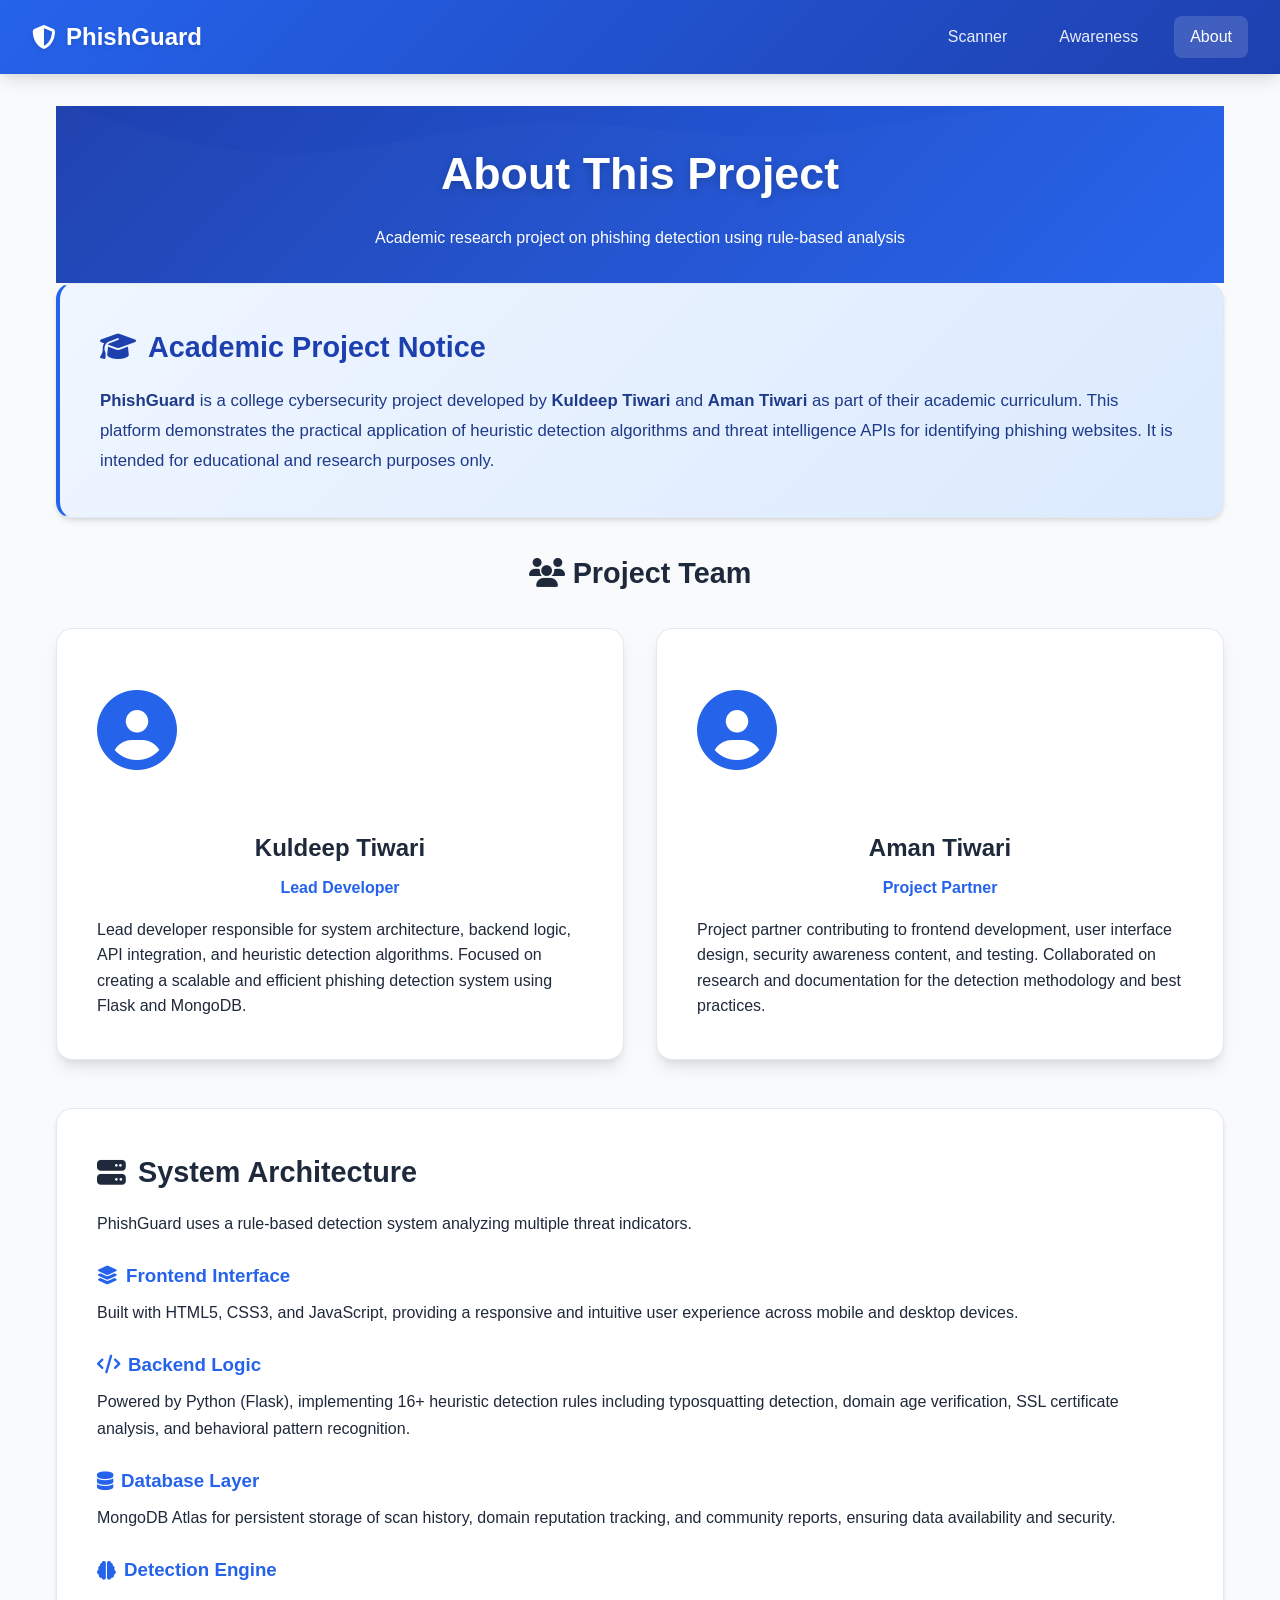
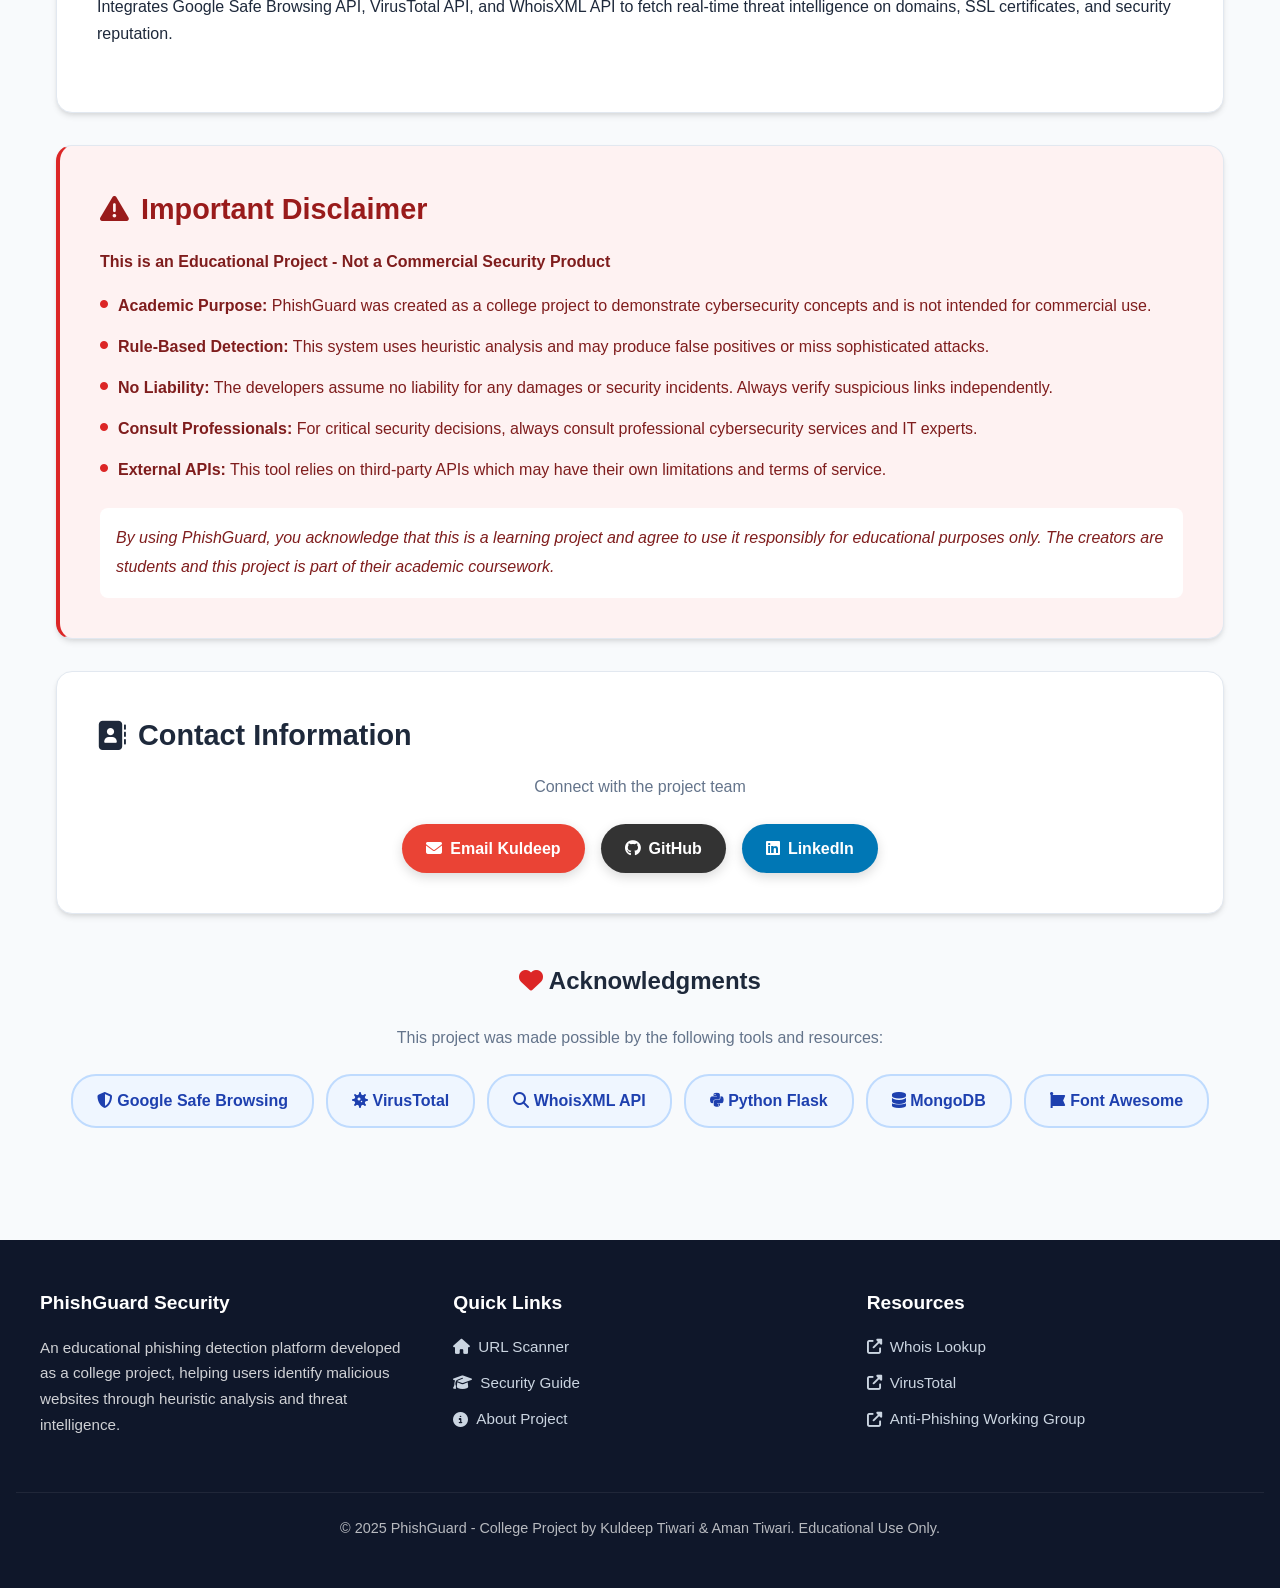
<file: about.html>
<!DOCTYPE html>
<html lang="en">
<head>
    <meta charset="UTF-8">
    <meta name="viewport" content="width=device-width, initial-scale=1.0">
    <title>PhishGuard - About Project</title>
    <link rel="stylesheet" href="/style.css">
    <link rel="stylesheet" href="https://cdnjs.cloudflare.com/ajax/libs/font-awesome/6.4.0/css/all.min.css">
    <link rel="icon" type="image/png" href="/static/logo.png">
</head>
<body>

    <nav class="navbar">
        <div class="logo">
            <i class="fas fa-shield-alt"></i> PhishGuard
        </div>
        <ul class="nav-links">
            <li><a href="/">Scanner</a></li>
            <li><a href="/awareness">Awareness</a></li>
            <li><a href="/about" class="active">About</a></li>
        </ul>
    </nav>

    <div class="container">
        <header class="hero-section small-hero">
            <h1>About This Project</h1>
            <p>Academic research project on phishing detection using rule-based analysis</p>
        </header>

        <section class="content-card" style="background: linear-gradient(135deg, #eff6ff 0%, #dbeafe 100%); border-left: 4px solid #2563eb; margin-bottom: 2rem;">
            <h2 style="color: #1e40af;"><i class="fas fa-graduation-cap"></i> Academic Project Notice</h2>
            <p style="color: #1e3a8a; line-height: 1.8; margin-top: 1rem; font-size: 1.05rem;">
                <strong>PhishGuard</strong> is a college cybersecurity project developed by <strong>Kuldeep Tiwari</strong> 
                and <strong>Aman Tiwari</strong> as part of their academic curriculum. This platform demonstrates the 
                practical application of heuristic detection algorithms and threat intelligence APIs for identifying 
                phishing websites. It is intended for educational and research purposes only.
            </p>
        </section>

        <h3 style="text-align: center; font-size: 1.8rem; color: #1e293b; margin-bottom: 2rem; font-weight: 700;">
            <i class="fas fa-users"></i> Project Team
        </h3>

        <div style="display: grid; grid-template-columns: repeat(auto-fit, minmax(300px, 1fr)); gap: 2rem; margin-bottom: 3rem;">
            <section class="profile-card">
                <div class="profile-header" style="text-align: center;">
                    <div class="profile-icon"><i class="fas fa-user-circle"></i></div>
                    <div class="profile-info">
                        <h2>Kuldeep Tiwari</h2>
                        <p class="role" style="color: #2563eb; font-weight: 600; margin: 0.5rem 0;">Lead Developer</p>
                        <p class="bio" style="text-align: left; margin-top: 1rem;">
                            Lead developer responsible for system architecture, backend logic, API integration, 
                            and heuristic detection algorithms. Focused on creating a scalable and efficient 
                            phishing detection system using Flask and MongoDB.
                        </p>
                    </div>
                </div>
            </section>

            <section class="profile-card">
                <div class="profile-header" style="text-align: center;">
                    <div class="profile-icon"><i class="fas fa-user-circle"></i></div>
                    <div class="profile-info">
                        <h2>Aman Tiwari</h2>
                        <p class="role" style="color: #2563eb; font-weight: 600; margin: 0.5rem 0;">Project Partner</p>
                        <p class="bio" style="text-align: left; margin-top: 1rem;">
                            Project partner contributing to frontend development, user interface design, 
                            security awareness content, and testing. Collaborated on research and documentation 
                            for the detection methodology and best practices.
                        </p>
                    </div>
                </div>
            </section>
        </div>

        <section class="project-info" style="margin-top: 2rem;">
            <h2><i class="fas fa-server"></i> System Architecture</h2>
            <p>PhishGuard uses a rule-based detection system analyzing multiple threat indicators.</p>
            
            <div style="margin-top: 1.5rem;">
                <h3 style="color:#2563eb; margin-bottom:0.5rem; display: flex; align-items: center; gap: 8px;">
                    <i class="fas fa-layer-group"></i> Frontend Interface
                </h3>
                <p style="margin-bottom:1.5rem; line-height: 1.7;">Built with HTML5, CSS3, and JavaScript, providing a responsive and intuitive user experience across mobile and desktop devices.</p>
                
                <h3 style="color:#2563eb; margin-bottom:0.5rem; display: flex; align-items: center; gap: 8px;">
                    <i class="fas fa-code"></i> Backend Logic
                </h3>
                <p style="margin-bottom:1.5rem; line-height: 1.7;">Powered by Python (Flask), implementing 16+ heuristic detection rules including typosquatting detection, domain age verification, SSL certificate analysis, and behavioral pattern recognition.</p>
                
                <h3 style="color:#2563eb; margin-bottom:0.5rem; display: flex; align-items: center; gap: 8px;">
                    <i class="fas fa-database"></i> Database Layer
                </h3>
                <p style="margin-bottom:1.5rem; line-height: 1.7;">MongoDB Atlas for persistent storage of scan history, domain reputation tracking, and community reports, ensuring data availability and security.</p>
                
                <h3 style="color:#2563eb; margin-bottom:0.5rem; display: flex; align-items: center; gap: 8px;">
                    <i class="fas fa-brain"></i> Detection Engine
                </h3>
                <p style="margin-bottom:1.5rem; line-height: 1.7;">Integrates Google Safe Browsing API, VirusTotal API, and WhoisXML API to fetch real-time threat intelligence on domains, SSL certificates, and security reputation.</p>
            </div>
        </section>

        <section class="content-card" style="margin-top: 2rem; background: #fef2f2; border-left: 4px solid #dc2626;">
            <h2 style="color: #991b1b;"><i class="fas fa-exclamation-triangle"></i> Important Disclaimer</h2>
            <div style="color: #7f1d1d; line-height: 1.8; margin-top: 1rem;">
                <p style="margin-bottom: 1rem; font-weight: 600;">This is an Educational Project - Not a Commercial Security Product</p>
                
                <ul style="list-style: none; padding-left: 0;">
                    <li style="margin-bottom: 0.75rem; display: flex; gap: 10px;">
                        <i class="fas fa-circle" style="font-size: 0.5rem; margin-top: 8px; color: #dc2626;"></i>
                        <span><strong>Academic Purpose:</strong> PhishGuard was created as a college project to demonstrate cybersecurity concepts and is not intended for commercial use.</span>
                    </li>
                    <li style="margin-bottom: 0.75rem; display: flex; gap: 10px;">
                        <i class="fas fa-circle" style="font-size: 0.5rem; margin-top: 8px; color: #dc2626;"></i>
                        <span><strong>Rule-Based Detection:</strong> This system uses heuristic analysis and may produce false positives or miss sophisticated attacks.</span>
                    </li>
                    <li style="margin-bottom: 0.75rem; display: flex; gap: 10px;">
                        <i class="fas fa-circle" style="font-size: 0.5rem; margin-top: 8px; color: #dc2626;"></i>
                        <span><strong>No Liability:</strong> The developers assume no liability for any damages or security incidents. Always verify suspicious links independently.</span>
                    </li>
                    <li style="margin-bottom: 0.75rem; display: flex; gap: 10px;">
                        <i class="fas fa-circle" style="font-size: 0.5rem; margin-top: 8px; color: #dc2626;"></i>
                        <span><strong>Consult Professionals:</strong> For critical security decisions, always consult professional cybersecurity services and IT experts.</span>
                    </li>
                    <li style="margin-bottom: 0.75rem; display: flex; gap: 10px;">
                        <i class="fas fa-circle" style="font-size: 0.5rem; margin-top: 8px; color: #dc2626;"></i>
                        <span><strong>External APIs:</strong> This tool relies on third-party APIs which may have their own limitations and terms of service.</span>
                    </li>
                </ul>

                <p style="margin-top: 1.5rem; padding: 1rem; background: white; border-radius: 8px; font-style: italic;">
                    By using PhishGuard, you acknowledge that this is a learning project and agree to use it responsibly 
                    for educational purposes only. The creators are students and this project is part of their academic coursework.
                </p>
            </div>
        </section>

        <section class="content-card contact-section" style="margin-top: 2rem; text-align: center;">
            <h2><i class="fas fa-address-book"></i> Contact Information</h2>
            <p style="color: #64748b; margin: 1rem 0;">Connect with the project team</p>
            <div class="contact-links" style="margin-top: 1.5rem;">
                <a href="mailto:kuldeeptiwari9592@gmail.com" class="contact-btn email">
                    <i class="fas fa-envelope"></i> Email Kuldeep
                </a>
                <a href="https://github.com/kuldeeptiwari" target="_blank" class="contact-btn github">
                    <i class="fab fa-github"></i> GitHub
                </a>
                <a href="https://linkedin.com/in/kuldeeptiwari" target="_blank" class="contact-btn linkedin">
                    <i class="fab fa-linkedin"></i> LinkedIn
                </a>
            </div>
        </section>

        <section class="acknowledgments" style="margin-top: 3rem; text-align: center;">
            <h3 style="font-size: 1.5rem; margin-bottom: 1.5rem; color: #1e293b;">
                <i class="fas fa-heart" style="color: #dc2626;"></i> Acknowledgments
            </h3>
            <p style="color: #64748b; margin-bottom: 1.5rem;">This project was made possible by the following tools and resources:</p>
            <ul class="credits-list" style="list-style:none; margin-top:1rem; display:flex; flex-wrap:wrap; justify-content:center; gap:12px;">
                <li style="background:#eff6ff; padding:0.75rem 1.5rem; border-radius:25px; color: #1e40af; font-weight: 600; border: 2px solid #bfdbfe;">
                    <i class="fas fa-shield-alt"></i> Google Safe Browsing
                </li>
                <li style="background:#eff6ff; padding:0.75rem 1.5rem; border-radius:25px; color: #1e40af; font-weight: 600; border: 2px solid #bfdbfe;">
                    <i class="fas fa-virus"></i> VirusTotal
                </li>
                <li style="background:#eff6ff; padding:0.75rem 1.5rem; border-radius:25px; color: #1e40af; font-weight: 600; border: 2px solid #bfdbfe;">
                    <i class="fas fa-search"></i> WhoisXML API
                </li>
                <li style="background:#eff6ff; padding:0.75rem 1.5rem; border-radius:25px; color: #1e40af; font-weight: 600; border: 2px solid #bfdbfe;">
                    <i class="fab fa-python"></i> Python Flask
                </li>
                <li style="background:#eff6ff; padding:0.75rem 1.5rem; border-radius:25px; color: #1e40af; font-weight: 600; border: 2px solid #bfdbfe;">
                    <i class="fas fa-database"></i> MongoDB
                </li>
                <li style="background:#eff6ff; padding:0.75rem 1.5rem; border-radius:25px; color: #1e40af; font-weight: 600; border: 2px solid #bfdbfe;">
                    <i class="fab fa-font-awesome"></i> Font Awesome
                </li>
            </ul>
        </section>
    </div>

    <footer class="main-footer">
        <div class="footer-content">
            <div class="footer-col">
                <h3>PhishGuard Security</h3>
                <p>An educational phishing detection platform developed as a college project, helping users identify malicious websites through heuristic analysis and threat intelligence.</p>
            </div>
            <div class="footer-col">
                <h3>Quick Links</h3>
                <ul class="footer-links">
                    <li><a href="/"><i class="fas fa-home"></i> URL Scanner</a></li>
                    <li><a href="/awareness"><i class="fas fa-graduation-cap"></i> Security Guide</a></li>
                    <li><a href="/about"><i class="fas fa-info-circle"></i> About Project</a></li>
                </ul>
            </div>
            <div class="footer-col">
                <h3>Resources</h3>
                <ul class="footer-links">
                    <li><a href="https://whois.whoisxmlapi.com/" target="_blank"><i class="fas fa-external-link-alt"></i> Whois Lookup</a></li>
                    <li><a href="https://www.virustotal.com/" target="_blank"><i class="fas fa-external-link-alt"></i> VirusTotal</a></li>
                    <li><a href="https://apwg.org/" target="_blank"><i class="fas fa-external-link-alt"></i> Anti-Phishing Working Group</a></li>
                </ul>
            </div>
        </div>
        <div class="footer-bottom">
            <p>&copy; 2025 PhishGuard - College Project by Kuldeep Tiwari & Aman Tiwari. Educational Use Only.</p>
        </div>
    </footer>
</body>
</html>
</file>
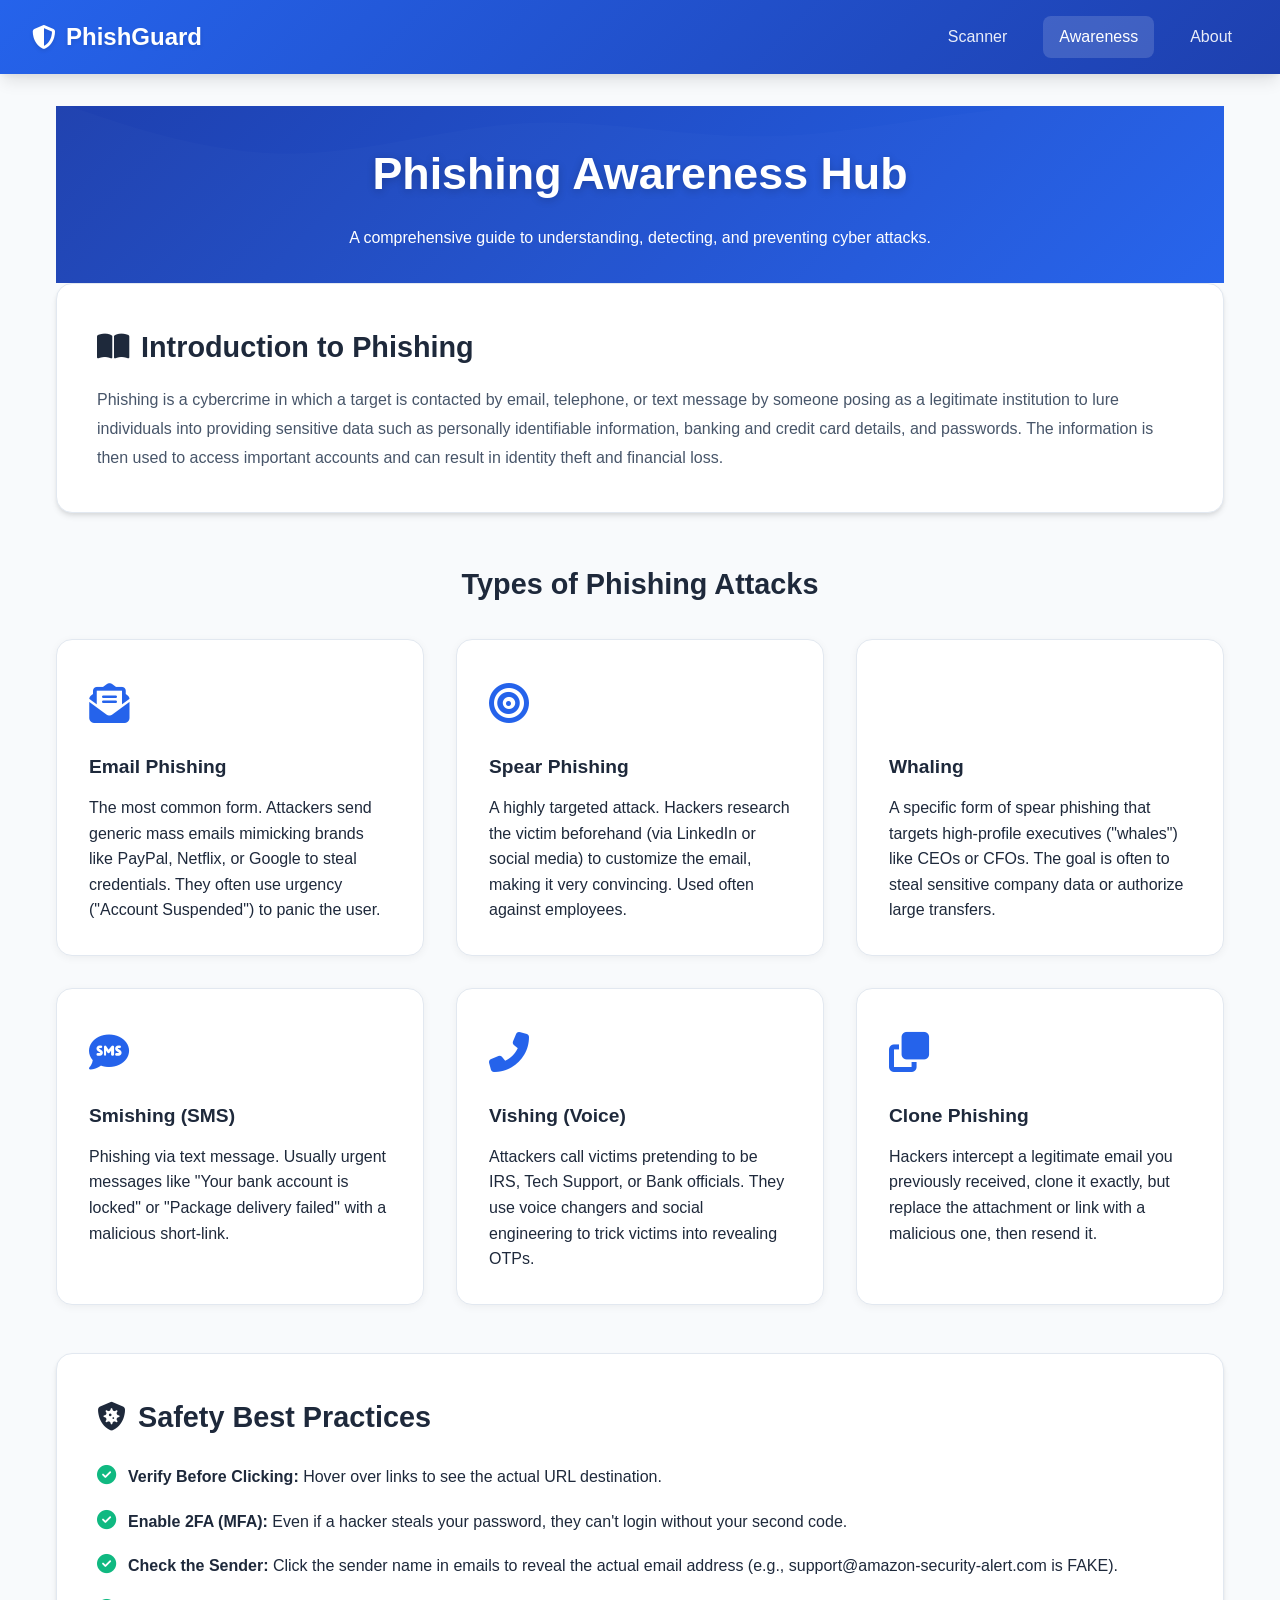
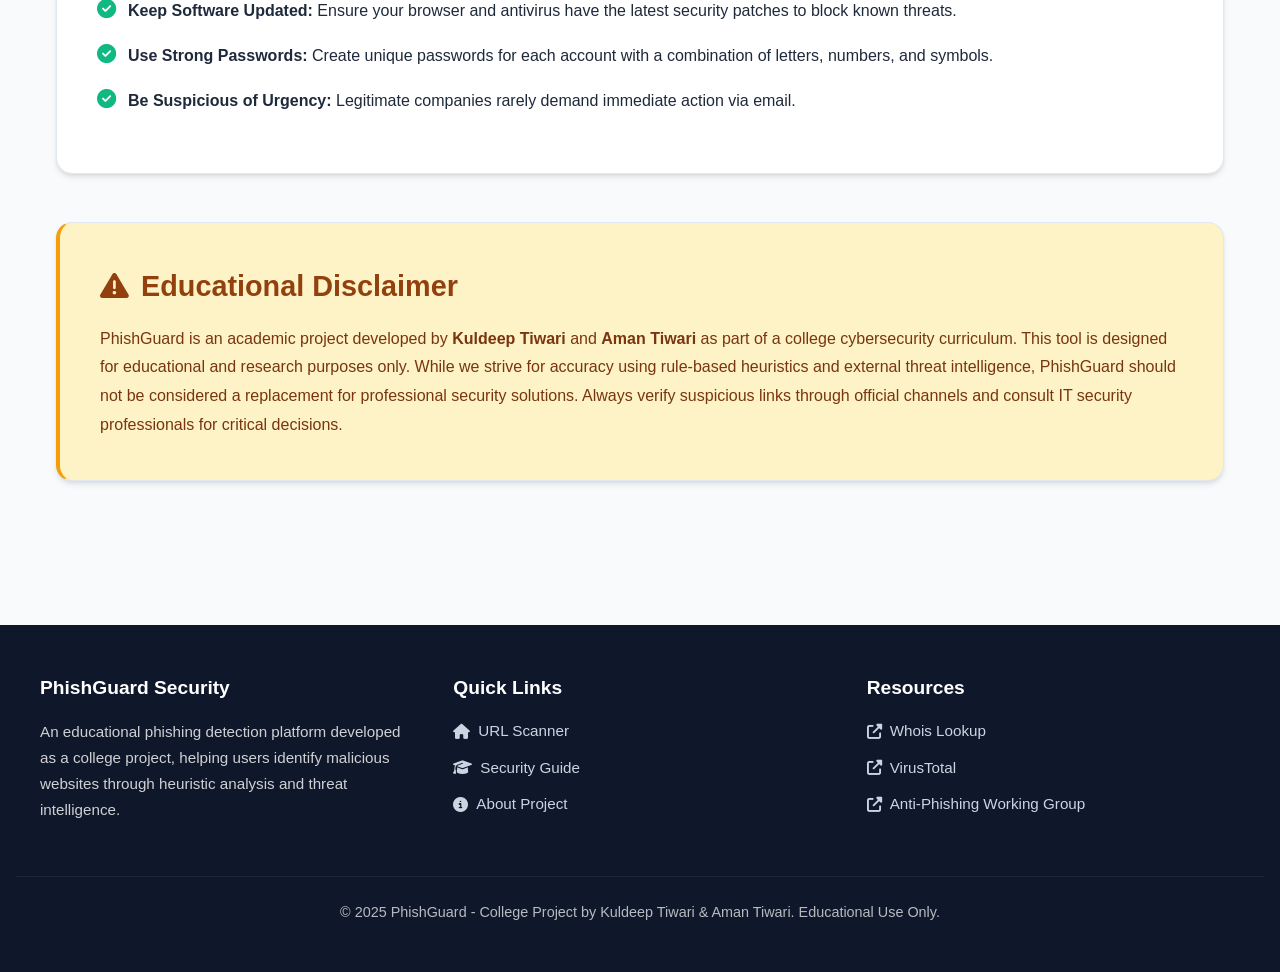
<file: awareness.html>
<!DOCTYPE html>
<html lang="en">
<head>
    <meta charset="UTF-8">
    <meta name="viewport" content="width=device-width, initial-scale=1.0">
    <title>PhishGuard - Security Awareness</title>
    <link rel="stylesheet" href="/style.css">
    <link rel="stylesheet" href="https://cdnjs.cloudflare.com/ajax/libs/font-awesome/6.4.0/css/all.min.css">
    <link rel="icon" type="image/png" href="/static/logo.png">
</head>
<body>

    <nav class="navbar">
        <div class="logo">
            <i class="fas fa-shield-alt"></i> PhishGuard
        </div>
        <ul class="nav-links">
            <li><a href="/">Scanner</a></li>
            <li><a href="/awareness" class="active">Awareness</a></li>
            <li><a href="/about">About</a></li>
        </ul>
    </nav>

    <div class="container">
        <header class="hero-section small-hero">
            <h1>Phishing Awareness Hub</h1>
            <p>A comprehensive guide to understanding, detecting, and preventing cyber attacks.</p>
        </header>

        <section class="content-card" style="margin-bottom: 3rem;">
            <h2><i class="fas fa-book-open"></i> Introduction to Phishing</h2>
            <p class="intro-text" style="margin-top: 1rem; line-height: 1.8; color: #475569;">
                Phishing is a cybercrime in which a target is contacted by email, telephone, or text message by someone posing as a legitimate institution to lure individuals into providing sensitive data such as personally identifiable information, banking and credit card details, and passwords.
                The information is then used to access important accounts and can result in identity theft and financial loss.
            </p>
        </section>

        <h3 class="section-title" style="text-align:center; margin-bottom:2rem; font-size:1.8rem; color:#1e293b; font-weight: 700;">Types of Phishing Attacks</h3>
        <div class="info-grid">
            <div class="info-card">
                <div class="icon-box"><i class="fas fa-envelope-open-text"></i></div>
                <h4>Email Phishing</h4>
                <p>The most common form. Attackers send generic mass emails mimicking brands like PayPal, Netflix, or Google to steal credentials. They often use urgency ("Account Suspended") to panic the user.</p>
            </div>

            <div class="info-card">
                <div class="icon-box"><i class="fas fa-bullseye"></i></div>
                <h4>Spear Phishing</h4>
                <p>A highly targeted attack. Hackers research the victim beforehand (via LinkedIn or social media) to customize the email, making it very convincing. Used often against employees.</p>
            </div>

            <div class="info-card">
                <div class="icon-box"><i class="fas fa-whale"></i></div>
                <h4>Whaling</h4>
                <p>A specific form of spear phishing that targets high-profile executives ("whales") like CEOs or CFOs. The goal is often to steal sensitive company data or authorize large transfers.</p>
            </div>

            <div class="info-card">
                <div class="icon-box"><i class="fas fa-sms"></i></div>
                <h4>Smishing (SMS)</h4>
                <p>Phishing via text message. Usually urgent messages like "Your bank account is locked" or "Package delivery failed" with a malicious short-link.</p>
            </div>

            <div class="info-card">
                <div class="icon-box"><i class="fas fa-phone-alt"></i></div>
                <h4>Vishing (Voice)</h4>
                <p>Attackers call victims pretending to be IRS, Tech Support, or Bank officials. They use voice changers and social engineering to trick victims into revealing OTPs.</p>
            </div>

            <div class="info-card">
                <div class="icon-box"><i class="fas fa-clone"></i></div>
                <h4>Clone Phishing</h4>
                <p>Hackers intercept a legitimate email you previously received, clone it exactly, but replace the attachment or link with a malicious one, then resend it.</p>
            </div>
        </div>

        <section class="content-card tips-section" style="margin-top: 3rem;">
            <h2><i class="fas fa-shield-virus"></i> Safety Best Practices</h2>
            <ul class="tips-list" style="list-style:none; margin-top:1.5rem;">
                <li style="margin-bottom:1.2rem; display:flex; gap:12px; align-items: start;"><i class="fas fa-check-circle" style="color:#10b981; font-size: 1.2rem; margin-top: 2px;"></i> <div><strong>Verify Before Clicking:</strong> Hover over links to see the actual URL destination.</div></li>
                <li style="margin-bottom:1.2rem; display:flex; gap:12px; align-items: start;"><i class="fas fa-check-circle" style="color:#10b981; font-size: 1.2rem; margin-top: 2px;"></i> <div><strong>Enable 2FA (MFA):</strong> Even if a hacker steals your password, they can't login without your second code.</div></li>
                <li style="margin-bottom:1.2rem; display:flex; gap:12px; align-items: start;"><i class="fas fa-check-circle" style="color:#10b981; font-size: 1.2rem; margin-top: 2px;"></i> <div><strong>Check the Sender:</strong> Click the sender name in emails to reveal the actual email address (e.g., support@amazon-security-alert.com is FAKE).</div></li>
                <li style="margin-bottom:1.2rem; display:flex; gap:12px; align-items: start;"><i class="fas fa-check-circle" style="color:#10b981; font-size: 1.2rem; margin-top: 2px;"></i> <div><strong>Keep Software Updated:</strong> Ensure your browser and antivirus have the latest security patches to block known threats.</div></li>
                <li style="margin-bottom:1.2rem; display:flex; gap:12px; align-items: start;"><i class="fas fa-check-circle" style="color:#10b981; font-size: 1.2rem; margin-top: 2px;"></i> <div><strong>Use Strong Passwords:</strong> Create unique passwords for each account with a combination of letters, numbers, and symbols.</div></li>
                <li style="margin-bottom:1.2rem; display:flex; gap:12px; align-items: start;"><i class="fas fa-check-circle" style="color:#10b981; font-size: 1.2rem; margin-top: 2px;"></i> <div><strong>Be Suspicious of Urgency:</strong> Legitimate companies rarely demand immediate action via email.</div></li>
            </ul>
        </section>

        <section class="content-card" style="margin-top: 3rem; background: #fef3c7; border-left: 4px solid #f59e0b;">
            <h2 style="color: #92400e;"><i class="fas fa-exclamation-triangle"></i> Educational Disclaimer</h2>
            <p style="color: #78350f; line-height: 1.8; margin-top: 1rem;">
                PhishGuard is an academic project developed by <strong>Kuldeep Tiwari</strong> and <strong>Aman Tiwari</strong> 
                as part of a college cybersecurity curriculum. This tool is designed for educational and research purposes only. 
                While we strive for accuracy using rule-based heuristics and external threat intelligence, PhishGuard should not 
                be considered a replacement for professional security solutions. Always verify suspicious links through official 
                channels and consult IT security professionals for critical decisions.
            </p>
        </section>
    </div>

    <footer class="main-footer">
        <div class="footer-content">
            <div class="footer-col">
                <h3>PhishGuard Security</h3>
                <p>An educational phishing detection platform developed as a college project, helping users identify malicious websites through heuristic analysis and threat intelligence.</p>
            </div>
            <div class="footer-col">
                <h3>Quick Links</h3>
                <ul class="footer-links">
                    <li><a href="/"><i class="fas fa-home"></i> URL Scanner</a></li>
                    <li><a href="/awareness"><i class="fas fa-graduation-cap"></i> Security Guide</a></li>
                    <li><a href="/about"><i class="fas fa-info-circle"></i> About Project</a></li>
                </ul>
            </div>
            <div class="footer-col">
                <h3>Resources</h3>
                <ul class="footer-links">
                    <li><a href="https://whois.whoisxmlapi.com/" target="_blank"><i class="fas fa-external-link-alt"></i> Whois Lookup</a></li>
                    <li><a href="https://www.virustotal.com/" target="_blank"><i class="fas fa-external-link-alt"></i> VirusTotal</a></li>
                    <li><a href="https://apwg.org/" target="_blank"><i class="fas fa-external-link-alt"></i> Anti-Phishing Working Group</a></li>
                </ul>
            </div>
        </div>
        <div class="footer-bottom">
            <p>&copy; 2025 PhishGuard - College Project by Kuldeep Tiwari & Aman Tiwari. Educational Use Only.</p>
        </div>
    </footer>
</body>
</html>
</file>
<file: style.css>
/* --- RESET & VARIABLES --- */
:root {
    --primary-color: #2563eb;       /* Royal Blue */
    --primary-dark: #1e40af;
    --secondary-color: #10b981;     /* Green (Safe) */
    --danger-color: #ef4444;        /* Red (Risk) */
    --warning-color: #f59e0b;       /* Orange (Medium) */
    --text-dark: #1e293b;
    --text-light: #64748b;
    --bg-light: #f8fafc;
    --white: #ffffff;
    --shadow: 0 4px 6px -1px rgba(0, 0, 0, 0.1), 0 2px 4px -1px rgba(0, 0, 0, 0.06);
    --shadow-lg: 0 10px 15px -3px rgba(0, 0, 0, 0.1), 0 4px 6px -2px rgba(0, 0, 0, 0.05);
    --shadow-xl: 0 20px 25px -5px rgba(0, 0, 0, 0.1), 0 10px 10px -5px rgba(0, 0, 0, 0.04);
}

* {
    margin: 0;
    padding: 0;
    box-sizing: border-box;
    font-family: 'Segoe UI', Tahoma, Geneva, Verdana, sans-serif;
}

body {
    background-color: var(--bg-light);
    color: var(--text-dark);
    line-height: 1.6;
    overflow-x: hidden;
}

.container {
    max-width: 1200px;
    margin: 0 auto;
    padding: 2rem 1rem;
}

.hidden {
    display: none !important;
}

/* --- ANIMATIONS --- */
@keyframes fadeIn {
    from {
        opacity: 0;
        transform: translateY(20px);
    }
    to {
        opacity: 1;
        transform: translateY(0);
    }
}

@keyframes slideIn {
    from {
        transform: translateX(100%);
        opacity: 0;
    }
    to {
        transform: translateX(0);
        opacity: 1;
    }
}

@keyframes slideOut {
    from {
        transform: translateX(0);
        opacity: 1;
    }
    to {
        transform: translateX(100%);
        opacity: 0;
    }
}

@keyframes bounce {
    0%, 20%, 50%, 80%, 100% {
        transform: translateY(0);
    }
    40% {
        transform: translateY(-20px);
    }
    60% {
        transform: translateY(-10px);
    }
}

@keyframes pulse {
    0%, 100% {
        opacity: 1;
    }
    50% {
        opacity: 0.5;
    }
}

@keyframes spin {
    0% {
        transform: rotate(0deg);
    }
    100% {
        transform: rotate(360deg);
    }
}

/* --- NAVBAR --- */
.navbar {
    background: linear-gradient(135deg, var(--primary-color) 0%, var(--primary-dark) 100%);
    color: var(--white);
    padding: 1rem 2rem;
    display: flex;
    justify-content: space-between;
    align-items: center;
    box-shadow: var(--shadow-lg);
    position: sticky;
    top: 0;
    z-index: 1000;
    backdrop-filter: blur(10px);
}

.navbar .logo {
    font-size: 1.5rem;
    font-weight: bold;
    display: flex;
    align-items: center;
    gap: 10px;
    text-shadow: 0 2px 4px rgba(0, 0, 0, 0.1);
}

.nav-links {
    list-style: none;
    display: flex;
    gap: 20px;
}

.nav-links a {
    color: rgba(255, 255, 255, 0.9);
    text-decoration: none;
    font-weight: 500;
    transition: all 0.3s ease;
    padding: 8px 16px;
    border-radius: 8px;
    display: flex;
    align-items: center;
    gap: 8px;
}

.nav-links a:hover, .nav-links a.active {
    color: var(--white);
    background: rgba(255, 255, 255, 0.15);
}

/* --- HERO SECTION --- */
.hero-section {
    text-align: center;
    padding: 4rem 2rem;
    background: linear-gradient(135deg, #1e40af 0%, #2563eb 100%);
    color: white;
    position: relative;
    overflow: hidden;
}

.hero-section::before {
    content: '';
    position: absolute;
    top: 0;
    left: 0;
    right: 0;
    bottom: 0;
    background: url('data:image/svg+xml,<svg xmlns="http://www.w3.org/2000/svg" viewBox="0 0 1440 320"><path fill="rgba(255,255,255,0.05)" d="M0,96L48,112C96,128,192,160,288,160C384,160,480,128,576,122.7C672,117,768,139,864,138.7C960,139,1056,117,1152,106.7C1248,96,1344,96,1392,96L1440,96L1440,320L1392,320C1344,320,1248,320,1152,320C1056,320,960,320,864,320C768,320,672,320,576,320C480,320,384,320,288,320C192,320,96,320,48,320L0,320Z"></path></svg>') no-repeat bottom;
    background-size: cover;
    opacity: 0.3;
}

.hero-section > * {
    position: relative;
    z-index: 1;
}

.hero-section h1 {
    font-size: 2.8rem;
    margin-bottom: 1rem;
    text-shadow: 0 2px 8px rgba(0, 0, 0, 0.2);
    animation: fadeIn 0.8s ease;
}

.small-hero {
    padding: 2rem 1rem;
}

/* --- SEARCH BOX --- */
.search-box {
    background: var(--white);
    padding: 12px;
    border-radius: 50px;
    box-shadow: var(--shadow-lg);
    display: flex;
    align-items: center;
    max-width: 900px;
    margin: 0 auto 2rem auto;
    border: 2px solid #e2e8f0;
    transition: all 0.3s ease;
}

.search-box:focus-within {
    border-color: var(--primary-color);
    box-shadow: 0 0 0 4px rgba(37, 99, 235, 0.1), var(--shadow-lg);
}

.search-box input {
    flex: 1;
    border: none;
    padding: 12px 20px;
    font-size: 1rem;
    outline: none;
    border-radius: 50px;
    background: transparent;
}

.search-box input::placeholder {
    color: #94a3b8;
}

.icon-btn {
    background: none;
    border: none;
    color: var(--text-light);
    cursor: pointer;
    font-size: 1.1rem;
    padding: 10px;
    transition: all 0.3s ease;
    border-radius: 50%;
}

.icon-btn:hover {
    color: var(--primary-color);
    background: #f1f5f9;
    transform: scale(1.1);
}

.primary-btn {
    background: linear-gradient(135deg, var(--primary-color) 0%, var(--primary-dark) 100%);
    color: var(--white);
    border: none;
    padding: 12px 28px;
    border-radius: 30px;
    font-weight: 600;
    cursor: pointer;
    transition: all 0.3s ease;
    white-space: nowrap;
    box-shadow: 0 4px 12px rgba(37, 99, 235, 0.3);
    display: inline-flex;
    align-items: center;
    gap: 8px;
}

.primary-btn:hover {
    background: linear-gradient(135deg, var(--primary-dark) 0%, #1e3a8a 100%);
    transform: translateY(-2px);
    box-shadow: 0 6px 16px rgba(37, 99, 235, 0.4);
}

.primary-btn:active {
    transform: translateY(0);
}

.primary-btn:disabled {
    background: #cbd5e1;
    cursor: not-allowed;
    box-shadow: none;
    transform: none;
}

/* --- CONTENT CARDS --- */
.content-card, .project-info, .history-section, .quiz-section {
    background: var(--white);
    padding: 2.5rem;
    border-radius: 16px;
    box-shadow: var(--shadow);
    border: 1px solid #e2e8f0;
    margin-bottom: 2rem;
    animation: fadeIn 0.5s ease;
    transition: all 0.3s ease;
}

.content-card:hover {
    box-shadow: var(--shadow-lg);
    transform: translateY(-2px);
}

.project-info h2, .content-card h2 {
    color: var(--text-dark);
    margin-bottom: 1rem;
    font-size: 1.8rem;
    display: flex;
    align-items: center;
    gap: 12px;
    font-weight: 700;
}

/* --- STATISTICS CARDS --- */
.stats-dashboard {
    display: grid;
    grid-template-columns: repeat(auto-fit, minmax(220px, 1fr));
    gap: 1.5rem;
    margin: -50px auto 3rem auto;
    max-width: 1200px;
    position: relative;
    z-index: 10;
    padding: 0 1rem;
}

.stat-card {
    background: linear-gradient(135deg, var(--primary-color) 0%, var(--primary-dark) 100%);
    color: white;
    padding: 1.5rem;
    border-radius: 16px;
    box-shadow: 0 8px 20px rgba(37, 99, 235, 0.3);
    transition: all 0.3s ease;
    animation: fadeIn 0.6s ease;
}

.stat-card:hover {
    transform: translateY(-8px);
    box-shadow: 0 12px 28px rgba(37, 99, 235, 0.4);
}

.stat-card.danger {
    background: linear-gradient(135deg, #dc2626 0%, #991b1b 100%);
    box-shadow: 0 8px 20px rgba(220, 38, 38, 0.3);
}

.stat-card.danger:hover {
    box-shadow: 0 12px 28px rgba(220, 38, 38, 0.4);
}

.stat-card.warning {
    background: linear-gradient(135deg, #d97706 0%, #92400e 100%);
    box-shadow: 0 8px 20px rgba(217, 119, 6, 0.3);
}

.stat-card.warning:hover {
    box-shadow: 0 12px 28px rgba(217, 119, 6, 0.4);
}

.stat-card.success {
    background: linear-gradient(135deg, #16a34a 0%, #15803d 100%);
    box-shadow: 0 8px 20px rgba(22, 163, 74, 0.3);
}

.stat-card.success:hover {
    box-shadow: 0 12px 28px rgba(22, 163, 74, 0.4);
}

.stat-label {
    font-size: 0.85rem;
    opacity: 0.9;
    margin-bottom: 0.5rem;
    text-transform: uppercase;
    letter-spacing: 1px;
    font-weight: 600;
}

.stat-value {
    font-size: 2.5rem;
    font-weight: 800;
    line-height: 1;
    margin-bottom: 0.5rem;
    text-shadow: 0 2px 4px rgba(0, 0, 0, 0.1);
}

.stat-subtitle {
    font-size: 0.75rem;
    opacity: 0.85;
}

/* --- TABS --- */
.tabs-container {
    display: flex;
    gap: 0;
    margin-bottom: 2rem;
    border-bottom: 2px solid #e2e8f0;
    overflow-x: auto;
    scrollbar-width: none;
}

.tabs-container::-webkit-scrollbar {
    display: none;
}

.tab-button {
    padding: 14px 28px;
    background: none;
    border: none;
    border-bottom: 3px solid transparent;
    color: #64748b;
    font-weight: 600;
    cursor: pointer;
    transition: all 0.2s ease;
    font-size: 1rem;
    white-space: nowrap;
    display: flex;
    align-items: center;
    gap: 8px;
}

.tab-button:hover {
    color: var(--primary-color);
    background: #f8fafc;
}

.tab-button.active {
    color: var(--primary-color);
    border-bottom-color: var(--primary-color);
    background: #eff6ff;
}

.tab-content {
    display: none;
    animation: fadeIn 0.3s ease;
}

.tab-content.active {
    display: block;
}

/* --- BATCH ANALYSIS --- */
.batch-section {
    background: #f8fafc;
    border: 2px dashed #cbd5e1;
    border-radius: 16px;
    padding: 2rem;
    margin-bottom: 2rem;
    transition: all 0.3s ease;
}

.batch-section:focus-within {
    border-color: var(--primary-color);
    background: white;
    box-shadow: 0 0 0 4px rgba(37, 99, 235, 0.1);
}

.batch-textarea {
    width: 100%;
    min-height: 200px;
    padding: 16px;
    border: 1px solid #e2e8f0;
    border-radius: 12px;
    font-family: 'Courier New', monospace;
    font-size: 0.95rem;
    resize: vertical;
    transition: all 0.2s ease;
    background: white;
}

.batch-textarea:focus {
    outline: none;
    border-color: var(--primary-color);
    box-shadow: 0 0 0 3px rgba(37, 99, 235, 0.1);
}

/* --- SEARCH & FILTERS --- */
.search-container {
    position: relative;
    margin-bottom: 1.5rem;
}

.search-icon {
    position: absolute;
    left: 18px;
    top: 50%;
    transform: translateY(-50%);
    color: #64748b;
    font-size: 1.1rem;
    pointer-events: none;
}

.search-input {
    width: 100%;
    padding: 14px 20px 14px 50px;
    border: 2px solid #e2e8f0;
    border-radius: 12px;
    font-size: 1rem;
    transition: all 0.2s ease;
}

.search-input:focus {
    outline: none;
    border-color: var(--primary-color);
    box-shadow: 0 0 0 3px rgba(37, 99, 235, 0.1);
}

.history-filters {
    display: flex;
    gap: 10px;
    margin-bottom: 1.5rem;
    flex-wrap: wrap;
}

.filter-btn {
    padding: 10px 18px;
    background: white;
    border: 2px solid #e2e8f0;
    border-radius: 10px;
    color: #64748b;
    font-size: 0.9rem;
    font-weight: 600;
    cursor: pointer;
    transition: all 0.2s ease;
    display: flex;
    align-items: center;
    gap: 8px;
}

.filter-btn:hover {
    border-color: var(--primary-color);
    color: var(--primary-color);
    background: #eff6ff;
}

.filter-btn.active {
    background: var(--primary-color);
    border-color: var(--primary-color);
    color: white;
    box-shadow: 0 4px 12px rgba(37, 99, 235, 0.3);
}

/* --- QUICK ACTIONS --- */
.quick-actions {
    display: flex;
    gap: 10px;
    flex-wrap: wrap;
    margin-top: 1rem;
}

.quick-action-btn {
    padding: 8px 16px;
    background: #f1f5f9;
    border: 1px solid #e2e8f0;
    border-radius: 10px;
    color: #475569;
    font-size: 0.9rem;
    cursor: pointer;
    transition: all 0.2s ease;
    display: flex;
    align-items: center;
    gap: 8px;
    font-weight: 500;
}

.quick-action-btn:hover {
    background: #e2e8f0;
    border-color: #cbd5e1;
    transform: translateY(-2px);
    box-shadow: 0 2px 8px rgba(0, 0, 0, 0.1);
}

/* --- INFO GRID (How It Works) --- */
.info-grid {
    display: grid;
    grid-template-columns: repeat(auto-fit, minmax(280px, 1fr));
    gap: 2rem;
    margin-top: 2rem;
}

.info-card {
    padding: 2rem;
    border-radius: 16px;
    background: white;
    border: 1px solid #e2e8f0;
    transition: all 0.3s ease;
    box-shadow: 0 2px 8px rgba(0, 0, 0, 0.05);
}

.info-card:hover {
    transform: translateY(-8px);
    box-shadow: var(--shadow-xl);
    border-color: var(--primary-color);
}

.info-card h4 {
    margin-bottom: 0.75rem;
    color: var(--text-dark);
    font-size: 1.2rem;
    font-weight: 700;
}

.icon-box {
    font-size: 2.5rem;
    color: var(--primary-color);
    margin-bottom: 1rem;
}

/* --- FEATURE PILLS --- */
.feature-pills {
    display: flex;
    gap: 12px;
    flex-wrap: wrap;
    justify-content: center;
    margin: 1.5rem 0;
}

.feature-pill {
    background: rgba(255, 255, 255, 0.15);
    backdrop-filter: blur(10px);
    color: white;
    padding: 8px 18px;
    border-radius: 25px;
    font-size: 0.9rem;
    font-weight: 600;
    display: flex;
    align-items: center;
    gap: 8px;
    transition: all 0.2s ease;
    border: 1px solid rgba(255, 255, 255, 0.2);
}

.feature-pill:hover {
    background: rgba(255, 255, 255, 0.25);
    transform: translateY(-2px);
    box-shadow: 0 4px 12px rgba(0, 0, 0, 0.15);
}

/* --- RECENT SCANS TABLE --- */
.table-wrapper {
    overflow-x: auto;
    margin-top: 1.5rem;
    border-radius: 12px;
    box-shadow: 0 2px 8px rgba(0, 0, 0, 0.05);
}

table {
    width: 100%;
    border-collapse: collapse;
    background: white;
}

th {
    text-align: left;
    padding: 1rem;
    background: #f8fafc;
    color: #475569;
    font-size: 0.85rem;
    text-transform: uppercase;
    font-weight: 600;
    letter-spacing: 0.5px;
    border-bottom: 2px solid #e2e8f0;
}

td {
    padding: 1rem;
    border-bottom: 1px solid #e2e8f0;
    color: var(--text-dark);
    transition: background 0.2s ease;
}

tr:hover td {
    background: #f8fafc;
}

tr:last-child td {
    border-bottom: none;
}

/* --- EMPTY STATES --- */
.empty-state {
    text-align: center;
    padding: 4rem 2rem;
    color: #94a3b8;
}

.empty-state i {
    font-size: 4rem;
    margin-bottom: 1rem;
    opacity: 0.5;
}

.empty-state h3 {
    color: #64748b;
    margin-bottom: 0.5rem;
}

/* --- QUIZ SECTION --- */
.option-button {
    display: block;
    width: 100%;
    padding: 1.2rem;
    margin-bottom: 0.75rem;
    border: 2px solid #e2e8f0;
    background: var(--white);
    border-radius: 12px;
    cursor: pointer;
    text-align: left;
    font-size: 1rem;
    transition: all 0.2s ease;
    font-weight: 500;
}

.option-button:hover {
    background: #f8fafc;
    border-color: var(--primary-color);
    transform: translateX(5px);
    box-shadow: 0 4px 12px rgba(37, 99, 235, 0.1);
}

.option-button.selected {
    background: #eff6ff;
    border-color: var(--primary-color);
    color: var(--primary-color);
    font-weight: 600;
    box-shadow: 0 4px 12px rgba(37, 99, 235, 0.2);
}

/* --- RESULTS GRID (Technical Analysis) --- */
.feature-analysis-grid {
    display: grid;
    grid-template-columns: repeat(auto-fill, minmax(240px, 1fr));
    gap: 1rem;
    margin-top: 1.5rem;
}

.feature-card {
    background: var(--white);
    padding: 1rem 1.2rem;
    border: 1px solid #e2e8f0;
    border-radius: 12px;
    display: flex;
    justify-content: space-between;
    align-items: center;
    box-shadow: 0 2px 4px rgba(0, 0, 0, 0.05);
    transition: all 0.2s ease;
}

.feature-card:hover {
    border-color: var(--primary-color);
    box-shadow: 0 4px 12px rgba(37, 99, 235, 0.1);
    transform: translateY(-2px);
}

.label {
    font-weight: 500;
    color: var(--text-dark);
    font-size: 0.9rem;
    display: flex;
    align-items: center;
}

/* --- BADGES (Pass/Fail) --- */
.badge {
    padding: 4px 10px;
    border-radius: 6px;
    font-size: 0.75rem;
    font-weight: 700;
    text-transform: uppercase;
    letter-spacing: 0.5px;
    display: inline-flex;
    align-items: center;
    gap: 4px;
}

.badge-pass { 
    background: #dcfce7; 
    color: #166534; 
}

.badge-fail { 
    background: #fee2e2; 
    color: #991b1b; 
}

.badge-new {
    background: #dbeafe;
    color: #1e40af;
}

.badge-pro {
    background: #fef3c7;
    color: #92400e;
}

.critical-tag {
    background: #ef4444; 
    color: white;
    font-size: 0.65rem; 
    padding: 3px 8px;
    border-radius: 6px; 
    margin-left: 8px;
    font-weight: bold;
}

.version-badge {
    background: linear-gradient(135deg, var(--primary-color) 0%, var(--primary-dark) 100%);
    color: white;
    padding: 4px 12px;
    border-radius: 20px;
    font-size: 0.75rem;
    font-weight: 600;
    margin-left: 10px;
    vertical-align: middle;
    box-shadow: 0 2px 8px rgba(37, 99, 235, 0.3);
}

/* --- TOOLTIPS --- */
.tooltip {
    position: relative;
    display: inline-block;
    cursor: help;
}

.tooltip .tooltiptext {
    visibility: hidden;
    background-color: #1e293b;
    color: white;
    text-align: center;
    border-radius: 8px;
    padding: 8px 12px;
    position: absolute;
    z-index: 1000;
    bottom: 125%;
    left: 50%;
    transform: translateX(-50%);
    opacity: 0;
    transition: opacity 0.3s;
    font-size: 0.85rem;
    white-space: nowrap;
    box-shadow: 0 4px 12px rgba(0, 0, 0, 0.15);
}

.tooltip .tooltiptext::after {
    content: "";
    position: absolute;
    top: 100%;
    left: 50%;
    margin-left: -5px;
    border-width: 5px;
    border-style: solid;
    border-color: #1e293b transparent transparent transparent;
}

.tooltip:hover .tooltiptext {
    visibility: visible;
    opacity: 1;
}

/* --- PROFILE & CONTACT (About Page) --- */
.profile-card {
    background: var(--white);
    padding: 2.5rem;
    border-radius: 16px;
    box-shadow: var(--shadow-lg);
    border: 1px solid #e2e8f0;
}

.profile-header {
    display: flex;
    align-items: center;
    gap: 2rem;
    flex-wrap: wrap;
}

.profile-icon {
    font-size: 5rem;
    color: var(--primary-color);
    animation: pulse 2s infinite;
}

.contact-links {
    display: flex;
    gap: 1rem;
    justify-content: center;
    flex-wrap: wrap;
    margin-top: 1.5rem;
}

.contact-btn {
    padding: 12px 24px;
    border-radius: 25px;
    text-decoration: none;
    font-weight: 600;
    color: white;
    transition: all 0.3s ease;
    display: inline-flex;
    align-items: center;
    gap: 8px;
    box-shadow: 0 4px 12px rgba(0, 0, 0, 0.15);
}

.contact-btn:hover { 
    transform: translateY(-3px);
    box-shadow: 0 6px 16px rgba(0, 0, 0, 0.2);
}

.linkedin { background: #0077b5; }
.github { background: #333; }
.email { background: #ea4335; }

/* --- FOOTER --- */
.main-footer {
    background-color: #0f172a;
    color: var(--white);
    padding: 3rem 1rem;
    margin-top: 5rem;
}

.footer-content {
    max-width: 1200px;
    margin: 0 auto;
    display: grid;
    grid-template-columns: repeat(auto-fit, minmax(250px, 1fr));
    gap: 2.5rem;
}

.footer-col h3 { 
    margin-bottom: 1rem; 
    color: var(--white); 
    font-size: 1.2rem;
    font-weight: 700;
    display: flex;
    align-items: center;
    gap: 10px;
}

.footer-col p { 
    opacity: 0.8; 
    font-size: 0.95rem;
    line-height: 1.7;
}

.footer-links { 
    list-style: none; 
}

.footer-links li { 
    margin-bottom: 0.75rem; 
}

.footer-links a { 
    color: #cbd5e1; 
    text-decoration: none; 
    transition: all 0.3s ease; 
    font-size: 0.95rem;
    display: flex;
    align-items: center;
    gap: 8px;
}

.footer-links a:hover { 
    color: var(--primary-color);
    transform: translateX(5px);
}

.footer-bottom {
    text-align: center;
    margin-top: 3rem;
    padding-top: 1.5rem;
    border-top: 1px solid rgba(255, 255, 255, 0.1);
    font-size: 0.9rem;
    opacity: 0.7;
}

/* --- LOADING STATES --- */
.loading-spinner {
    display: inline-block;
    width: 40px;
    height: 40px;
    border: 4px solid #f3f4f6;
    border-top-color: var(--primary-color);
    border-radius: 50%;
    animation: spin 1s linear infinite;
}

/* --- NOTIFICATION STYLES --- */
.notification {
    position: fixed;
    top: 20px;
    right: 20px;
    padding: 15px 20px;
    background: var(--white);
    border-radius: 12px;
    box-shadow: var(--shadow-xl);
    z-index: 10000;
    animation: slideIn 0.3s ease;
    border-left: 4px solid var(--primary-color);
    max-width: 350px;
}

.notification.error {
    border-left-color: var(--danger-color);
}

.notification.success {
    border-left-color: var(--secondary-color);
}

/* --- MOBILE RESPONSIVENESS --- */
@media (max-width: 768px) {
    .navbar { 
        flex-direction: column; 
        gap: 1rem; 
        padding: 1rem; 
    }
    
    .nav-links {
        gap: 10px;
    }
    
    .search-box { 
        flex-direction: column; 
        border-radius: 20px; 
        padding: 15px;
    }
    
    .search-box input { 
        width: 100%; 
        text-align: left; 
        margin-bottom: 10px;
    }
    
    .feature-analysis-grid { 
        grid-template-columns: 1fr; 
    }
    
    .profile-header { 
        flex-direction: column; 
        text-align: center; 
    }
    
    .hero-section h1 { 
        font-size: 2rem; 
    }
    
    .stats-dashboard {
        grid-template-columns: 1fr;
        margin-top: 0;
    }
    
    .stat-value {
        font-size: 2rem;
    }
    
    .tabs-container {
        gap: 0;
    }
    
    .tab-button {
        padding: 12px 16px;
        font-size: 0.9rem;
    }
    
    .info-grid {
        grid-template-columns: 1fr;
    }
    
    .history-filters {
        overflow-x: auto;
        flex-wrap: nowrap;
        scrollbar-width: none;
    }
    
    .history-filters::-webkit-scrollbar {
        display: none;
    }
}

/* --- PRINT STYLES --- */
@media print {
    .navbar, .search-box, .primary-btn, .icon-btn, .footer-content {
        display: none !important;
    }
    
    body {
        background: white;
    }
    
    .content-card, .project-info {
        box-shadow: none;
        border: 1px solid #ddd;
    }
}
</file>
